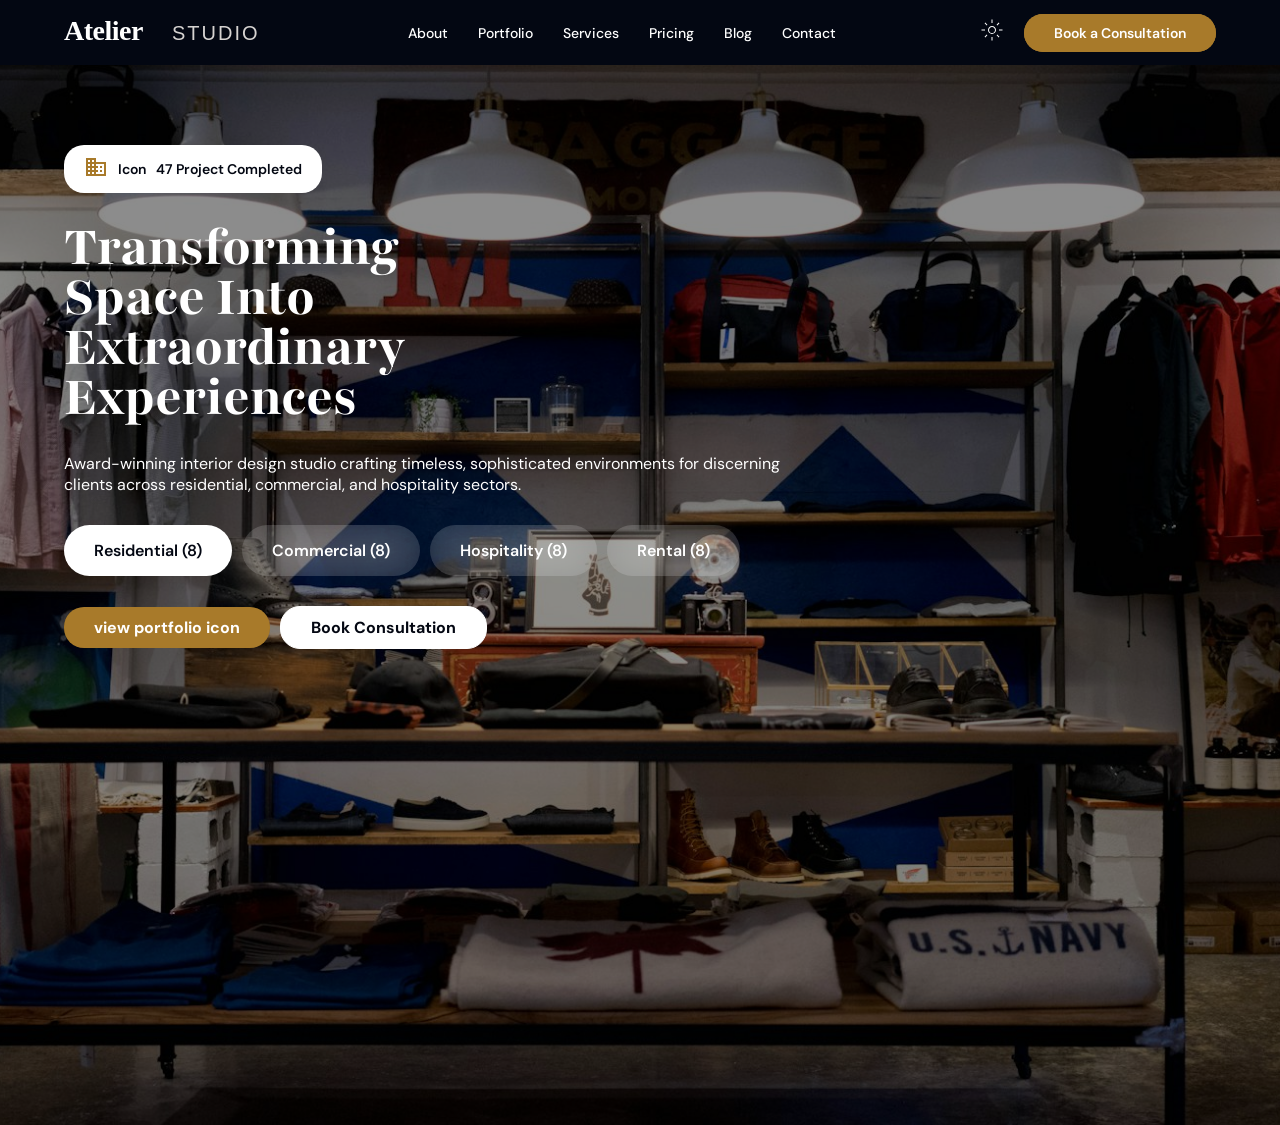
<file: index.html>
<!DOCTYPE html>
<html lang="en">
<head>
    <meta charset="UTF-8">
    <meta name="viewport" content="width=device-width, initial-scale=1.0">
    <title>My Portfolio </title>
    <link rel="stylesheet" href="CSS/Index.css">
</head>
<body>
    <!-- navigation -->
     <nav>
        <div class="navigation">
            <a href="./index.html" class="logo">
                <img src="./Reesources/logo-light.svg" alt="logo">
            </a>
            <div class="nav_items">
                <a href="./Index/About.html">About</a>
                <a href="./Index/portfolio.html">Portfolio</a>
                <a href="./Index/Service.html">Services</a>
                <a href="./Index/pricing.html">Pricing</a>
                <a href="./Index/Blog.html">Blog</a>
                <a href="./Index/Contact.html">Contact</a>
            </div>
            <div class="consultation_button">
                <div>
                   <svg xmlns="http://www.w3.org/2000/svg" width="24" height="24" viewBox="0 0 24 24"><path fill="white" d="M14.125 14.125Q15 13.25 15 12t-.875-2.125T12 9t-2.125.875T9 12t.875 2.125T12 15t2.125-.875m-4.96.71Q8 13.672 8 12t1.165-2.835Q10.329 8 12 8t2.836 1.165T16 12t-1.164 2.836T12 16t-2.835-1.164M5 12.5H1.5v-1H5zm17.5 0H19v-1h3.5zM11.5 5V1.5h1V5zm0 17.5V19h1v3.5zM6.746 7.404l-2.16-2.098l.695-.745l2.111 2.135zM18.72 19.439l-2.117-2.141l.652-.702l2.16 2.098zM16.596 6.745l2.098-2.16l.745.695l-2.135 2.111zM4.562 18.72l2.14-2.117l.664.652l-2.08 2.179zM12 12"/></svg>
                </div>
                <div class="button">
                    <div class="botton_text">
                        Book a Consultation
                    </div>
                    <div class="hov_button"></div>
                </div>
        </div>
     </nav>
     <main>
        <div class="hero">
            <div class="hero_body">
                <div class="hero_top">
                    <div>
                        <svg xmlns="http://www.w3.org/2000/svg" width="24" height="24" viewBox="0 0 24 24"><path fill="currentColor" d="M18 15h-2v2h2m0-6h-2v2h2m2 6h-8v-2h2v-2h-2v-2h2v-2h-2V9h8M10 7H8V5h2m0 6H8V9h2m0 6H8v-2h2m0 6H8v-2h2M6 7H4V5h2m0 6H4V9h2m0 6H4v-2h2m0 6H4v-2h2m6-10V3H2v18h20V7z"/></svg>
                    </div>
                    <div>icon</div>
                    <div>47 Project completed</div>
                </div>
                <div class="hero_title">
                    Transforming Space Into Extraordinary Experiences
                </div>
                <div class="hero_description">
                    Award-winning interior design studio crafting timeless, sophisticated environments for
                     discerning clients across residential,
                     commercial, and hospitality sectors.
                </div>
                   
                    <div class="hero_cta">
                        <div>Residential (8)</div>
                        <div>Commercial (8)</div>
                        <div>Hospitality (8)</div>
                        <div>Rental (8)</div>
                    </div>
                    <div class="hero_button">
                        <button class="primary">view portfolio icon</button>
                        <button class="secondary">Book Consultation</button>
                    </div>
                </div>
                </div>
        </div>
    </main>
</body>
</html>
</file>
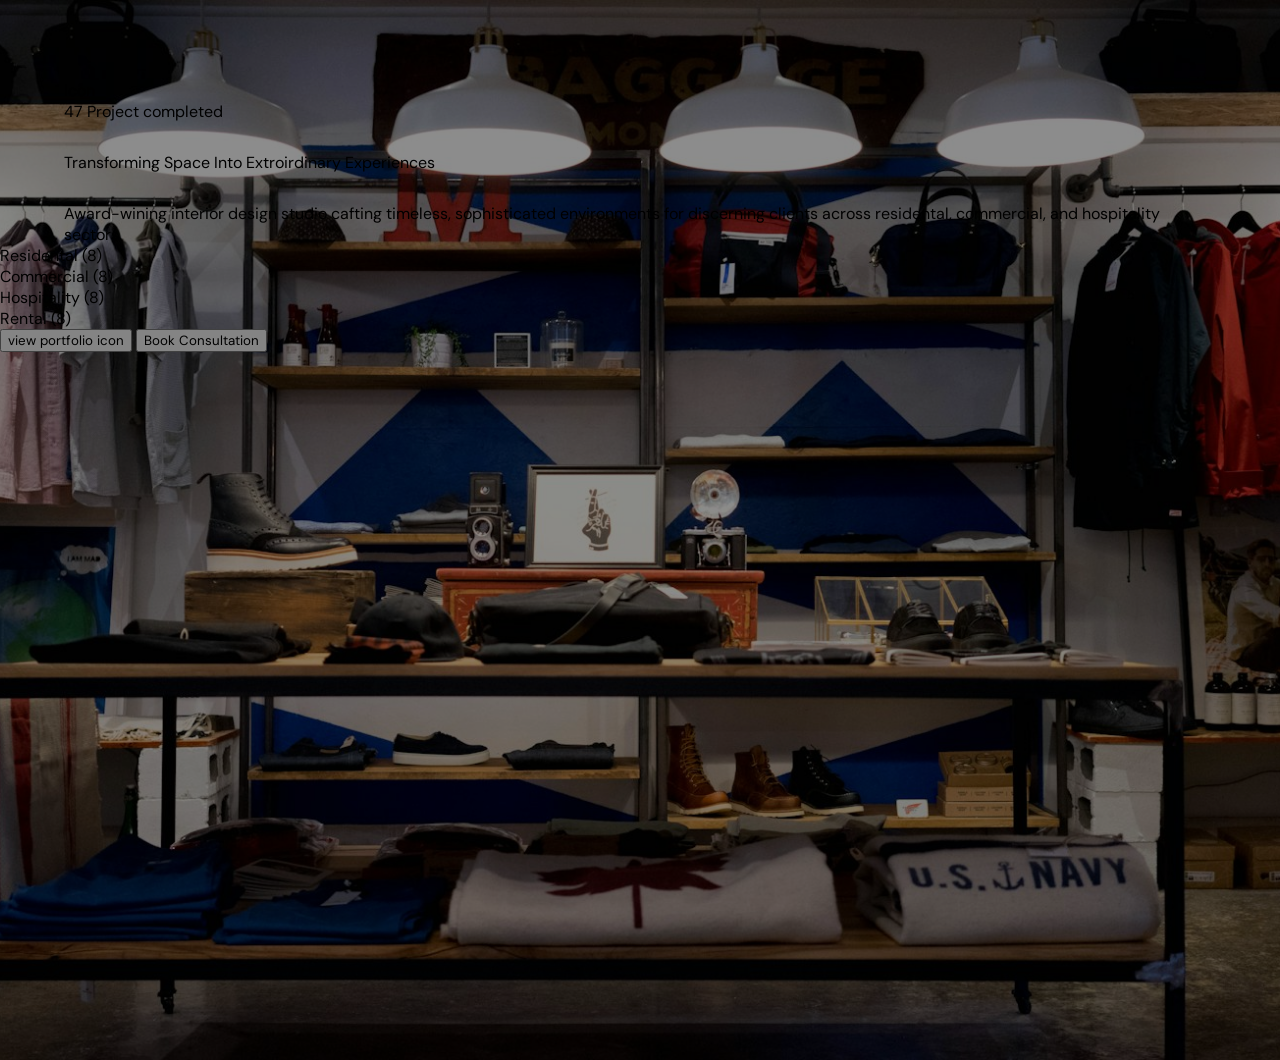
<file: Index/About.html>
<!DOCTYPE html>
<html lang="en">
<head>
    <meta charset="UTF-8">
    <meta name="viewport" content="width=device-width, initial-scale=1.0">
    <title>Document</title>
    <link rel="stylesheet" href="../CSS/Index.css">
</head>
<body>
    <nav>

    </nav>

    <main>
        <div class="hero">
            <div class="hero_body">
                <div>
                    <div>icon</div>
                    <div>47 Project completed</div>
                </div>
                <div>
                    Transforming Space Into Extroirdinary Experiences
                </div>
                
                    Award-wining interior design studio cafting timeless, sophisticated environments for discerning clients across residental,  commercial, and hospitality sectors.
                </div>
                <div>
                    <div>Residental (8)</div>
                    <div>Commercial (8)</div>
                    <div>Hospitality (8)</div>
                    <div>Rental (8)</div>
                </div>
                <div class="hero-button">
                    <button class="primary">view portfolio icon</button>
                    <button>Book Consultation</button>
                </div>
            </div>
        </div>
    </main>
</body>
</html>
</file>
<file: CSS/Index.css>
@import url('https://fonts.googleapis.com/css2?family=DM+Sans:ital,opsz,wght@0,9..40,100..1000;1,9..40,100..1000&family=Josefin+Sans:ital,wght@0,100..700;1,100..700&display=swap');
@import url('https://fonts.googleapis.com/css2?family=DM+Sans:ital,opsz,wght@0,9..40,100..1000;1,9..40,100..1000&family=Josefin+Sans:ital,wght@0,100..700;1,100..700&family=Playfair:ital,opsz,wght@0,5..1200,300..900;1,5..1200,300..900&display=swap');
*{
    font-family: "DM Sans", sans-serif;
}
:root{
    --primary-color: #030712;
    --secondary-color: #A87A2A;
    --color-white: #FFFFFF;
    --font-family: "Playfair", serif;
}
body{
    margin: 0;
    padding: 0;
}
nav{
    background-color: var(--primary-color);
}
.nav_items{
    display: flex;
    gap: 30px;
    align-items: center;
}
.nav_items a{
    text-decoration: none;
    color: var(--color-white);
    font-size: 14px;
    font-weight: 500;
    text-transform: capitalize;
}
.navigation{
    display: flex;
    justify-content: space-between;
    margin: 0px auto;
    width: 90%;
    padding: 10px 0px;
    align-items: center;
}
.logo img{
    height: 40px;
    width: fit-content;
}
.consultation_button{
    display: flex;
    gap: 20px;
    align-items: center;
}
.consultation_button .button{
    border: none;
    padding: 10px 30px;
    border-radius: 20px;
    font-size: 14px;
    font-weight: 600;
    background-color: var(--secondary-color);
    color: var(--color-white);
    position: relative;
    overflow: clip;
    cursor: pointer;
}
.banner_image{
    width: 100%;
    height: 100vh;
    object-fit: cover;
}
.consultation_button div svg{
    color: white;
}
.consultation_button .button .botton_text{
    position: relative;
    top: 0px;
    left: 0px;
    z-index: 1;
}
.consultation_button .button .hov_button{
    background-color: var(--secondary-color);
    height: 100%;
    width: 100%;
    position: absolute;
    top: 0px;
    left: 0px;
    transition: all 0.3s ease-in-out;
}
.consultation_button .button:hover{
    color: var(--primary-color);
    background-color: var(--color-white);
}
.consultation_button .button:hover .hov_button{
    width: 100%
}
.menu{
    display: none;
}

.hero{
    width: 100%;
    min-height: 100vh;
    padding: 80px 0px;
    background-image: url(../Reesources/photo-1441986300917-64674bd600d8.jpg);
    background-size: cover;
    background-position: center;
    position: relative;
}
.hero::before{
    content: "";
    position: absolute;
    inset: 0;
    background: rgba(0, 0, 0, 0.45);
    pointer-events: none;
}
.hero_top{
    display: flex;
    gap: 10px;
    align-items: center;
    background-color: var(--color-white);
    color: var(--primary-color);
    border-radius: 20px;
    width: fit-content;
    padding: 10px 20px;
    text-transform: capitalize;
    font-size: 14px;
    font-weight: 600;
}
.hero_top svg{
    color: var(--secondary-color) !important;
}

.hero_body{
    width: 90%;
    max-width: 1200px;
    margin: 0px auto;
    min-height: 100%;   
    display: flex;
    flex-direction: column;
    justify-content: center;
    gap: 30px;
    position: relative;
    z-index: 1;
}
.hero_title{
    font-family: var(--font-family);
    font-size: 58px;
    font-weight: 800;
    width: 40%;
    line-height: 50px;
    color: var(--color-white);
}
.hero_description{
    width: 100%;
    max-width: 720px;
    color: var(--color-white);
    display: flex;
    flex-direction: column;
    justify-content: center;
    gap: 20px;
}
.hero_cta{
    display: flex;
    gap: 10px;
    align-items: center;
}
.hero_cta div{
    padding: 15px 30px;
    border-radius: 30px;
    font-size: 16px;
    font-weight: 600;
    color: var(--color-white);
    position: relative;
    overflow: hidden;
    background: rgba(255, 255, 255, 0.08);
}
.hero_cta div p{
    position: relative;
    z-index: 1;
    margin: 0px;
    padding: 0px;
}
.hero_cta div::after{
    position: absolute;
    content: "";
    top: 0px;
    height: 100%;
    left: 0px;
    width: 100%;
    z-index: -1;
    background-color: rgba(255, 255, 255, 0.2);
    filter: blur(20px);
}
.hero_cta div:first-child{
    background-color: var(--color-white);
    color: var(--primary-color);
}

.hero_button{
    display: flex;
    gap: 10px;
    align-items: center;
}
 .hero_button button{
    border: none;
    padding: 10px 30px;
    border-radius: 20px;
    cursor: pointer;
    /* background-color: var(--color-white); */
    backdrop-filter: blur(20px);
}
.hero_button .primary{
    background-color: var(--secondary-color);
    padding: 10px 30px;
    border: none;
    border-radius: 20px;
    font-size: 16px;
    font-weight: 700;
    color: var(--color-white);
    display: flex;
    align-items: center;
    gap: 10px;
}
.hero_button .secondary{
    padding: 10px 30px;
    border: 1px solid var(--color-white);
    border-radius: 20px;
    background-color: var(--color-white);
    color: var(--primary-color);
    font-size: 16px;
    font-weight: 700;
    backdrop-filter: blur(20px);
    -webkit-backdrop-filter: blur(20px);
}


/* Media */
@media (max-width: 420px){
    .navigation{
    padding: 10px 0px;
    }
    .logo img{
        height: 30px;
    }
    .nav_items{
        display: none;
    }
    .consultation_button{
        display: none;
    }
    .menu{
        display: block;
        color: var(--color-white);
        cursor: pointer;
    }
}
</file>
